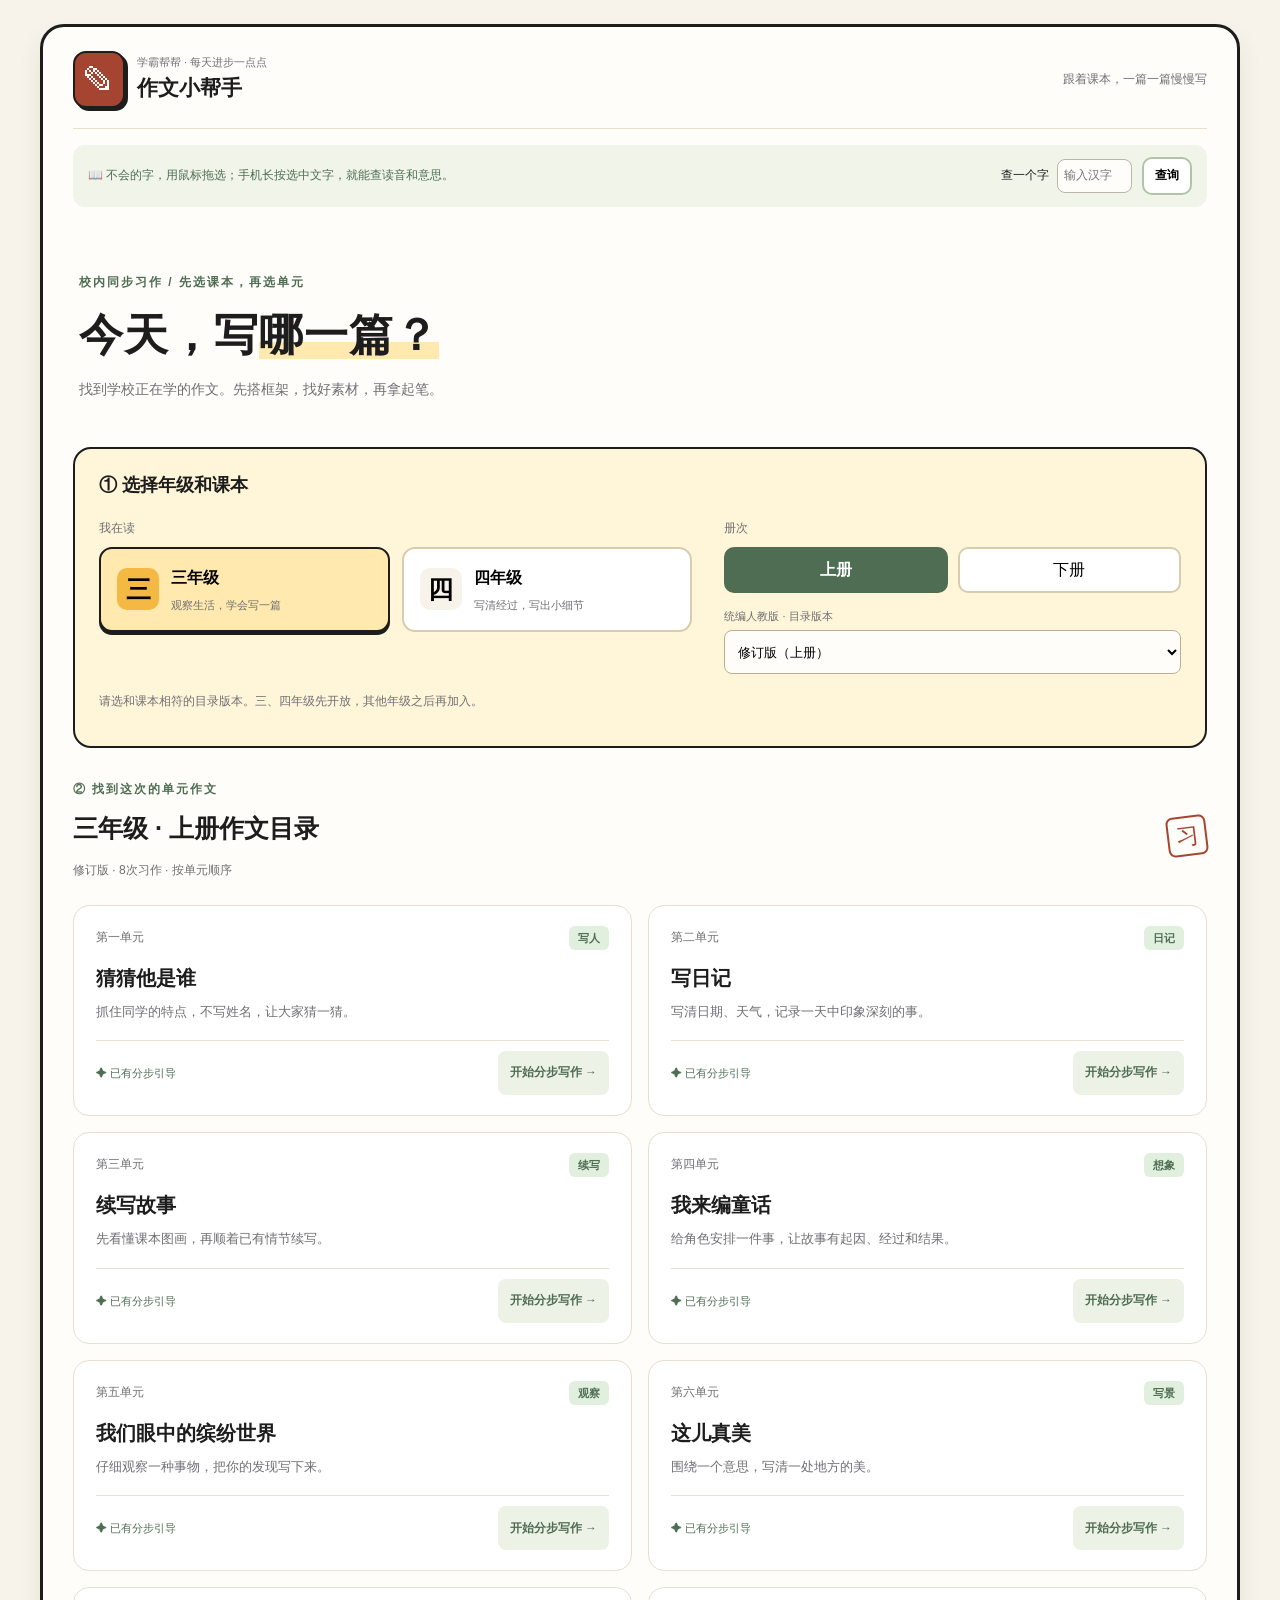
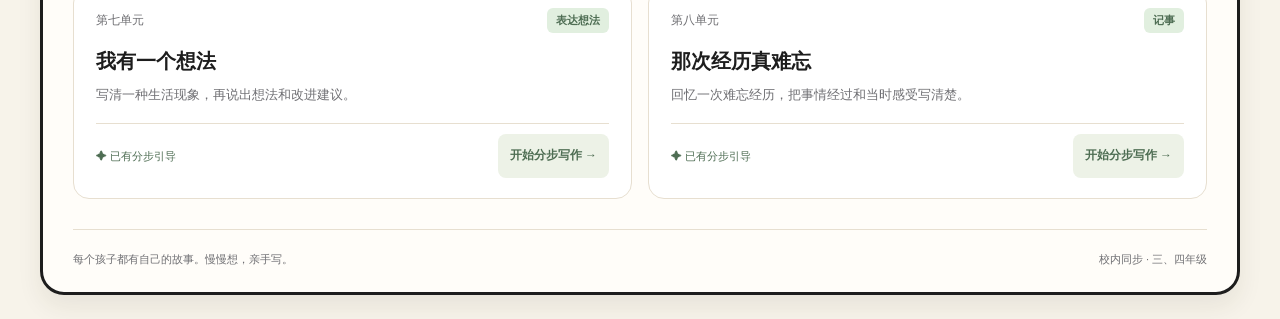
<file: index.html>
<!doctype html>
<html lang="zh-CN"><head><meta charset="utf-8"><meta name="viewport" content="width=device-width,initial-scale=1"><meta name="theme-color" content="#f7f3ea"><meta name="description" content="作文小帮手：选择年级、册次和单元，跟着作文树准备校内同步习作。"><title>作文小帮手 · 校内同步习作</title><link rel="stylesheet" href="styles.css"><link rel="stylesheet" href="catalog.css"><link rel="stylesheet" href="dictionary.css"></head>
<body><main class="app-shell catalog-shell"><header class="topbar"><a class="brand" href="index.html"><span class="brand-mark">✎</span><span><small>学霸帮帮 · 每天进步一点点</small><strong>作文小帮手</strong></span></a><span class="header-note">跟着课本，一篇一篇慢慢写</span></header>
<section class="catalog-hero"><div><p class="eyebrow">校内同步习作 / 先选课本，再选单元</p><h1>今天，写<span>哪一篇？</span></h1><p>找到学校正在学的作文。先搭框架，找好素材，再拿起笔。</p></div></section>
<section class="book-picker" aria-labelledby="picker-title"><h2 id="picker-title">① 选择年级和课本</h2><div class="picker-grid"><div><span class="picker-label">我在读</span><div class="grade-options" role="group" aria-label="选择年级"><button data-grade="3"><span class="grade-number">三</span><span><strong>三年级</strong><small>观察生活，学会写一篇</small></span></button><button data-grade="4"><span class="grade-number">四</span><span><strong>四年级</strong><small>写清经过，写出小细节</small></span></button></div></div><div><span class="picker-label">册次</span><div class="semester-options" role="group" aria-label="选择册次"><button data-semester="upper">上册</button><button data-semester="lower">下册</button></div><label class="edition-label" for="edition">统编人教版 · 目录版本</label><select id="edition"><option value="revised">修订版（上册）</option><option value="original">原版（上下册）</option></select></div></div><p class="muted">请选和课本相符的目录版本。三、四年级先开放，其他年级之后再加入。</p></section>
<section class="catalog-section" aria-labelledby="book-heading"><div class="section-heading"><div><p class="eyebrow">② 找到这次的单元作文</p><h2 id="book-heading"></h2><p class="muted" id="book-note" role="status"></p></div><span class="catalog-seal" aria-hidden="true">习</span></div><div class="catalog-grid" id="catalog-list"></div></section>
<section id="lesson-detail" class="topic-detail" aria-labelledby="detail-title" hidden></section>

<footer>每个孩子都有自己的故事。慢慢想，亲手写。<span>校内同步 · 三、四年级</span></footer></main><script src="catalog.js"></script><script src="catalog-app.js"></script><script src="vendor/pinyin-pro-3.29.4.js"></script><script src="dictionary-data.js"></script><script src="dictionary-support.js"></script></body></html>
</file>
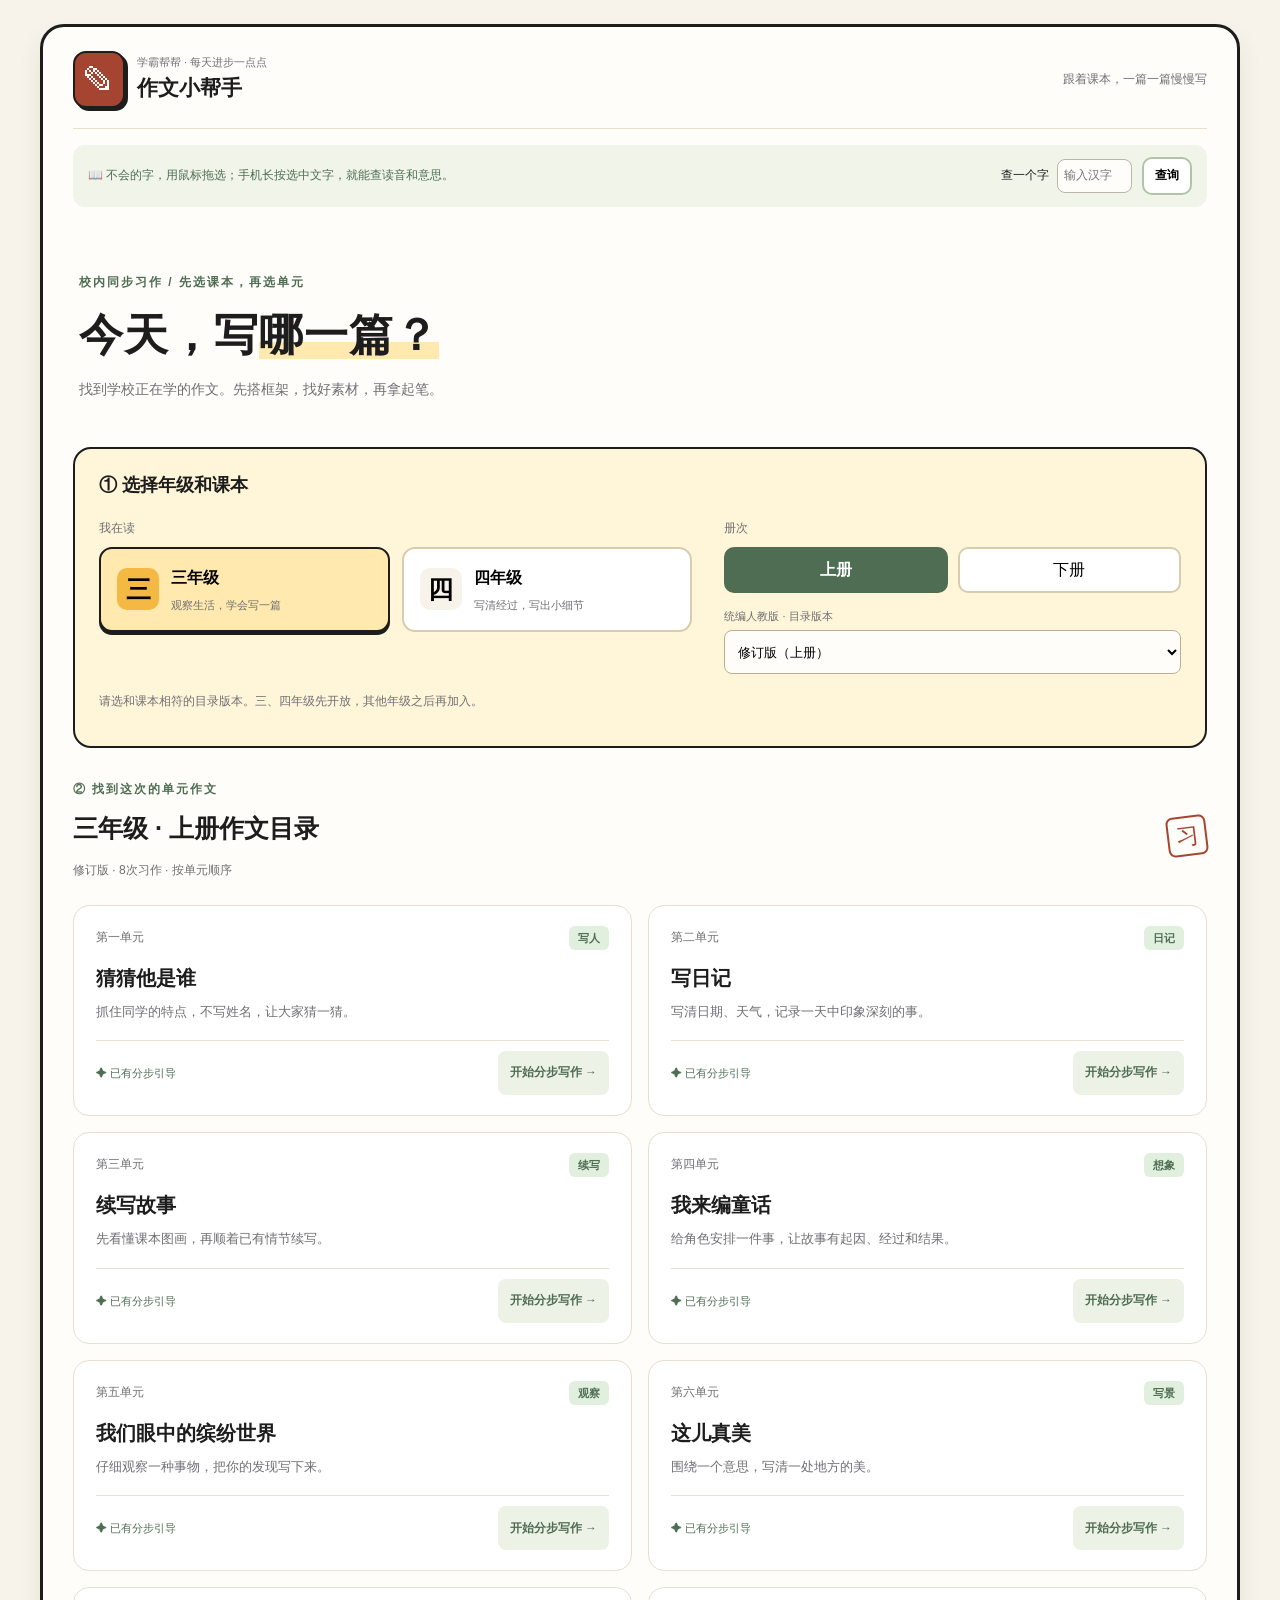
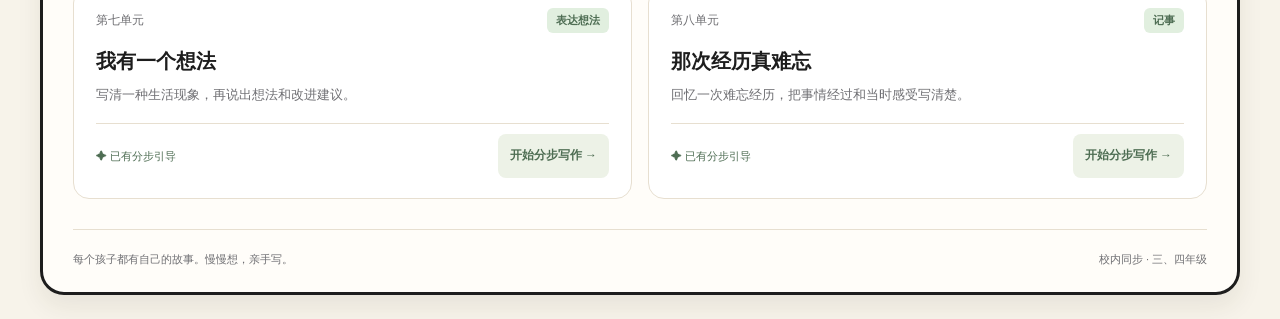
<file: course.html>
<!doctype html>
<html lang="zh-CN"><head><meta charset="utf-8"><meta name="viewport" content="width=device-width,initial-scale=1"><meta name="theme-color" content="#f7f3ea"><title>作文小帮手 · 学霸帮帮</title><link rel="stylesheet" href="styles.css"><link rel="stylesheet" href="catalog.css"><link rel="stylesheet" href="course.css"><link rel="stylesheet" href="dictionary.css"><link rel="stylesheet" href="mindmap.css"><link rel="stylesheet" href="writing-guide.css"></head><body><main class="app-shell">
<header class="topbar"><a class="brand" href="index.html"><span class="brand-mark">✎</span><span><small>学霸帮帮 · 每天进步一点点</small><strong>作文小帮手</strong></span></a><span id="save-status" role="status">素材保存在这台设备</span></header>
<div class="topic-heading"><a class="secondary" id="back-catalog" href="index.html">← 返回作文目录</a><div><p class="eyebrow" id="topic-context"></p><h1 id="topic-title"></h1><p class="intro" id="topic-goal"></p></div></div>
<nav class="modes" aria-label="写作阶段"><button data-mode="outline">① 看全篇框架</button><button data-mode="prepare">② 一起找素材</button><button data-mode="write">③ 拿起笔来写</button></nav>
<div class="workspace"><aside class="map-panel"><div class="section-heading"><h2>我的作文树</h2><span id="progress"></span></div><p class="muted">点任一枝条，都能找到小提示</p><div class="tree-root" id="tree-title"></div><nav id="mindmap" class="tree" aria-label="作文思维导图"></nav><div class="paper-note">✎ 准备一张草稿纸<br>画符号，记关键词。<br>用自己的经历亲手写。</div><button class="text-button" id="restart">重新准备这一课</button></aside><section class="editor" id="editor" aria-labelledby="panel-title"></section></div>
<footer>每个孩子都有自己的故事。慢慢想，亲手写。<span>离线使用 · 无 AI · 进度仅存本机</span></footer></main><script src="catalog.js"></script><script src="courses.js"></script><script src="mindmap.js"></script><script src="writing-guide.js"></script><script src="course-app.js"></script><script src="vendor/pinyin-pro-3.29.4.js"></script><script src="dictionary-data.js"></script><script src="dictionary-support.js"></script></body></html>
</file>
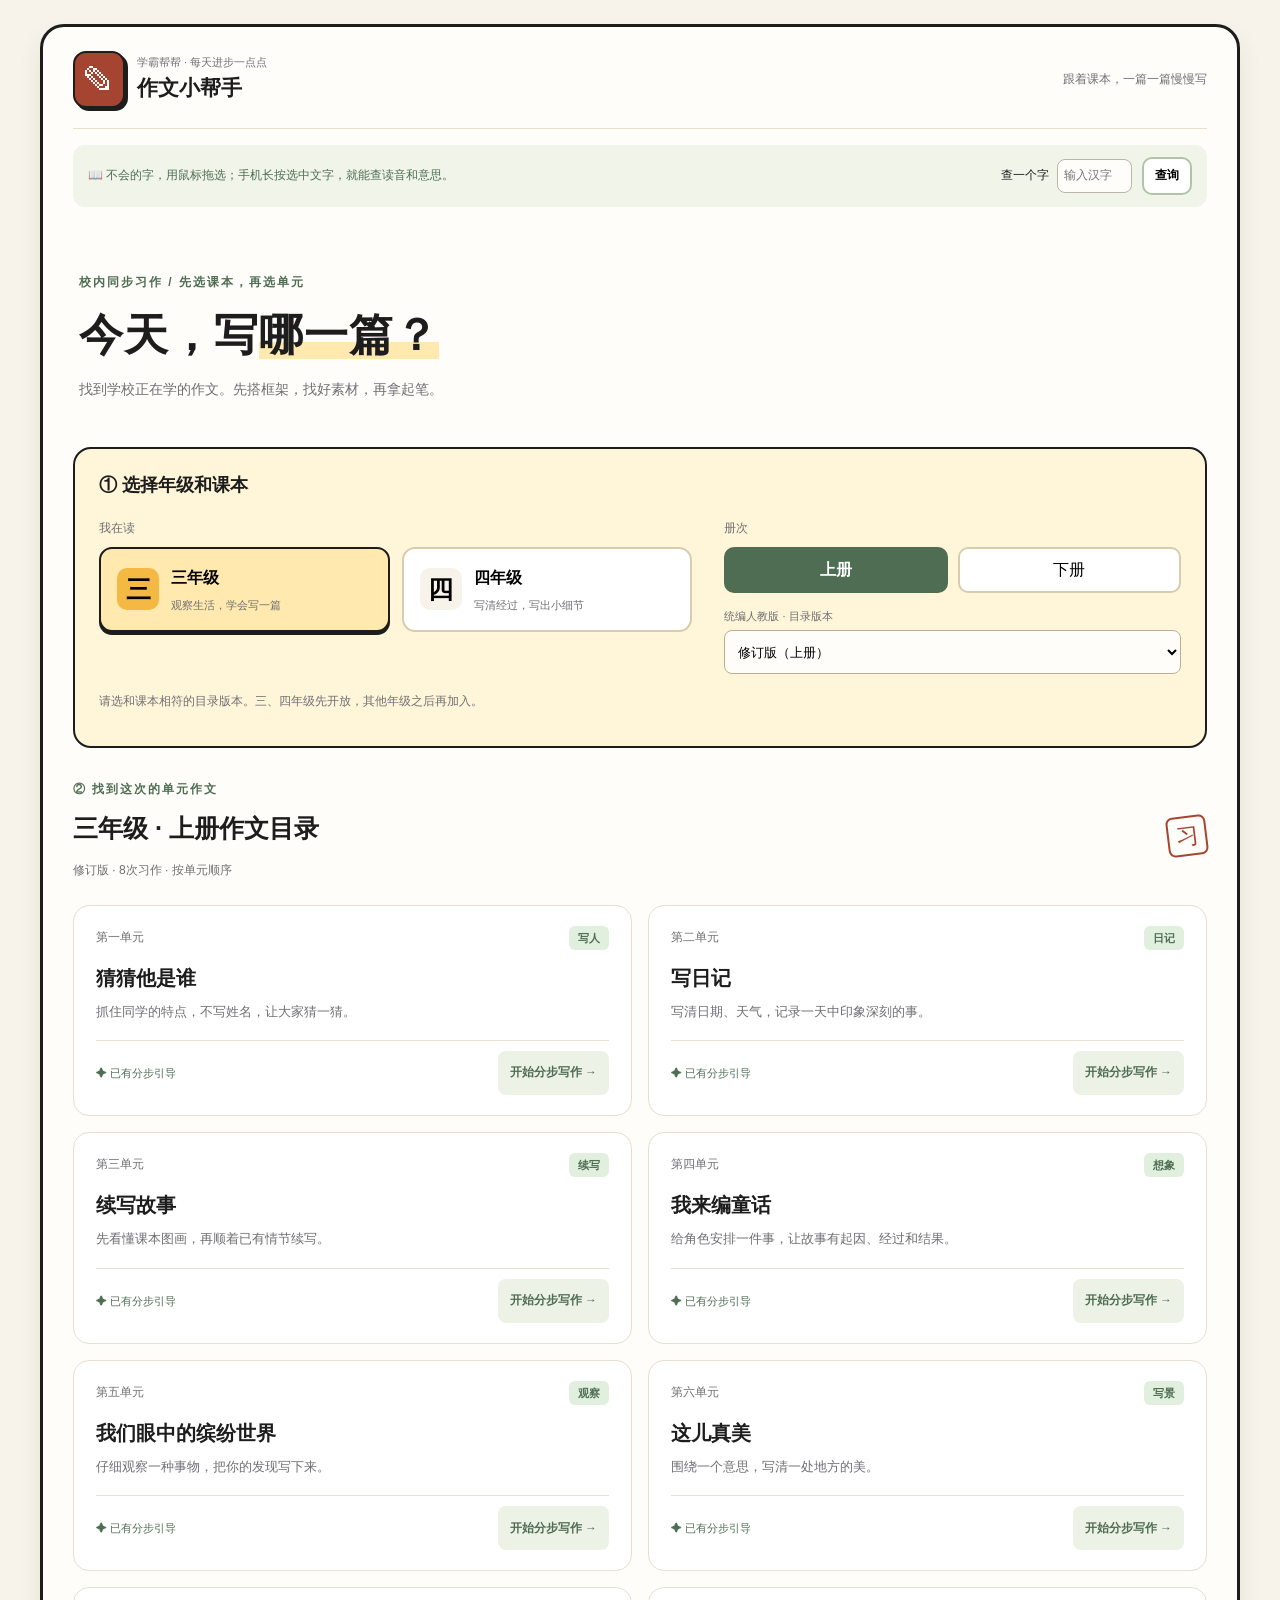
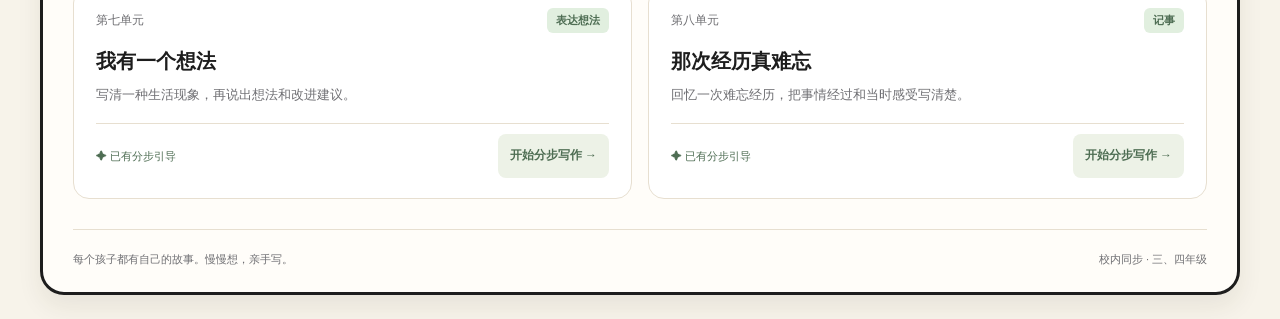
<file: trainer.html>
<!doctype html>
<html lang="zh-CN"><head><meta charset="utf-8"><meta name="viewport" content="width=device-width,initial-scale=1"><meta name="theme-color" content="#f7f3ea"><title>作文小帮手 · 学霸帮帮</title><link rel="stylesheet" href="styles.css"><link rel="stylesheet" href="catalog.css"><link rel="stylesheet" href="dictionary.css"><link rel="stylesheet" href="mindmap.css"><link rel="stylesheet" href="writing-guide.css"></head>
<body><main class="app-shell"><header class="topbar"><a class="brand" href="./index.html"><span class="brand-mark">✎</span><span><small>学霸帮帮 · 每天进步一点点</small><strong>作文小帮手</strong></span></a><span id="save-status" role="status">准备好纸和笔，我们出发吧</span></header>
<div class="topic-heading"><a class="secondary" id="back-catalog" href="index.html">← 返回作文目录</a><div><p class="eyebrow" id="topic-context"></p><h2 id="topic-title"></h2><p class="intro" id="topic-goal"></p></div></div><section class="hero"><div><p class="eyebrow">小小作家训练营 / 人物篇</p><h1>把熟悉的人，<br>写成纸上的<span>主角。</span></h1><p>先搭好一棵作文树，再一小步一小步填满它。<br>你的观察和故事，才是最好的素材。</p></div><div class="paper-art" aria-hidden="true"><span class="art-label">我的作文树</span><div>一个熟悉的人</div><p>↙　　↓　　↘</p><span>长什么样</span> <span>有什么特点</span><p>🌱 一件小事，让人物活起来</p></div></section>
<nav class="modes" aria-label="写作阶段"><button data-mode="outline">① 看全篇框架</button><button data-mode="prepare">② 一起找素材</button><button data-mode="write">③ 拿起笔来写</button></nav>
<div class="workspace"><aside class="map-panel"><div class="section-heading"><h2>我的作文树</h2><span id="progress"></span></div><p class="muted">点任一枝条，都能找到小提示</p><div class="tree-root" id="tree-title">一个熟悉的人 · 约300字</div><nav id="mindmap" class="tree" aria-label="作文思维导图"></nav><div class="paper-note">✎ 旁边放一张草稿纸<br>画个符号、写几个词，<br>把真实的回忆留下来。</div><button class="text-button" id="restart">重新准备一篇</button></aside><section class="editor" id="editor" aria-labelledby="panel-title"></section></div><footer>每个孩子都有自己的故事。慢慢想，亲手写。<span>人物作文 · 建议三、四年级</span></footer></main><script src="catalog.js"></script><script src="content.js"></script><script src="topic-setup.js"></script><script src="mindmap.js"></script><script src="writing-guide.js"></script><script src="app.js"></script><script src="vendor/pinyin-pro-3.29.4.js"></script><script src="dictionary-data.js"></script><script src="dictionary-support.js"></script></body></html>
</file>
<file: styles.css>
:root{--bg:#f7f3ea;--panel:#fffdf9;--ink:#1d1d1d;--muted:#6f6f73;--accent:#f4b942;--accent-soft:#ffe9ae;--line:#e7dfd0;--green:#4ea66a;--moss:#4e6d53;--shadow:0 12px 25px rgba(54,46,22,.08)}
*{box-sizing:border-box}body{margin:0;background:var(--bg);color:var(--ink);font-family:"Microsoft YaHei","PingFang SC","Segoe UI",sans-serif;padding:24px;line-height:1.65}button,input{font:inherit}button{cursor:pointer;min-height:44px}button:disabled{cursor:default;opacity:.45}button:focus-visible,a:focus-visible,input:focus-visible,summary:focus-visible{outline:3px solid var(--moss);outline-offset:4px}a{color:inherit;text-decoration:none}.app-shell{max-width:1200px;margin:auto;background:var(--panel);border:3px solid var(--ink);border-radius:24px;box-shadow:var(--shadow);padding:24px 30px}.topbar,.section-heading{display:flex;align-items:center;justify-content:space-between;gap:15px}.topbar{border-bottom:1px solid var(--line);padding-bottom:20px}.brand{display:flex;gap:12px;align-items:center}.brand-mark{font-size:32px;background:var(--accent);border:2px solid var(--ink);border-radius:13px;width:52px;text-align:center;box-shadow:3px 3px 0 var(--ink)}.brand small,.brand strong{display:block}.brand small{font-size:11px;color:var(--muted)}.brand strong{font-size:21px}#save-status{font-size:12px;color:var(--muted)}.hero{display:grid;grid-template-columns:1.3fr 1fr;align-items:center;gap:30px;padding:32px 12px}.eyebrow{font-size:12px;letter-spacing:2px;color:var(--moss);font-weight:bold}h1{font-size:42px;line-height:1.35;margin:10px 0;letter-spacing:1px}h1 span{background:linear-gradient(transparent 65%,var(--accent-soft) 65%)}.hero p{color:var(--muted);font-size:14px}.paper-art{max-width:360px;justify-self:center;transform:rotate(3deg);padding:22px;background:#fff6da;border:2px solid var(--ink);border-radius:15px;box-shadow:7px 7px 0 #e6dfcc;text-align:center}.paper-art div{border:2px solid var(--ink);border-radius:30px;padding:8px;background:white;margin:15px}.paper-art span:not(.art-label){font-size:12px;background:#e1efdf;border-radius:8px;padding:8px}.art-label{font-weight:bold;font-size:12px}.modes{display:flex;gap:8px;border-bottom:1px solid var(--line);padding-bottom:20px}.modes button{flex:1;border:2px solid var(--line);border-radius:12px;background:white;padding:10px;font-weight:bold}.modes button.active{border-color:var(--ink);background:var(--accent);box-shadow:0 3px 0 var(--ink)}.workspace{display:grid;grid-template-columns:310px minmax(0,1fr);gap:24px;padding-top:26px}.map-panel{padding:18px;background:#f4f5ed;border:1px solid #dce2d6;border-radius:18px;align-self:start;position:sticky;top:16px}h2{font-size:20px;margin:0}#progress{font-size:12px;color:var(--moss)}.muted{font-size:12px;color:var(--muted)}.tree-root{background:var(--moss);color:white;text-align:center;padding:13px;border-radius:12px;font-weight:bold;font-size:14px}.tree{margin:14px 0 14px 10px;border-left:2px solid #bbcdb7;padding-left:20px;display:grid;gap:9px}.node{position:relative;text-align:left;border:1px solid #cbd6c4;background:white;border-radius:10px;padding:10px 12px;font-size:14px}.node:before{content:"";position:absolute;left:-22px;top:50%;width:20px;border-top:2px solid #bbcdb7}.node small{display:block;color:var(--muted);font-size:11px}.node.active{border:2px solid var(--ink);background:var(--accent-soft)}.node.done .node-label:after{content:" ✓";color:var(--moss)}.paper-note{font-size:13px;color:#705b33;background:#fff1d3;border-radius:10px;padding:14px}.text-button{border:0;background:transparent;color:var(--muted);font-size:12px;margin-top:10px;text-decoration:underline}.editor{border:2px solid var(--ink);border-radius:18px;background:white;padding:26px;min-width:0}.tag{display:inline-block;background:#e1efdf;color:var(--moss);border-radius:6px;padding:3px 9px;font-size:11px;font-weight:bold}.editor h2{font-size:25px;margin:12px 0}.intro{color:var(--muted);font-size:14px}.budget{display:grid;gap:8px;margin:20px 0}.budget button{display:flex;justify-content:space-between;align-items:center;text-align:left;background:var(--panel);border:1px solid var(--line);border-radius:10px;padding:10px 14px}.budget small{color:var(--muted)}.primary,.secondary{padding:11px 18px;border:2px solid var(--ink);border-radius:10px;font-weight:bold}.primary{background:var(--accent);box-shadow:0 3px 0 var(--ink)}.secondary{background:white}.actions{display:flex;gap:10px;justify-content:space-between;margin-top:24px}.question{border:0;padding:0;margin:18px 0}.question legend{font-size:15px;font-weight:bold;margin-bottom:10px}.choices{display:flex;flex-wrap:wrap;gap:9px}.choice{border:1px solid var(--line);border-radius:10px;background:var(--panel);padding:9px 13px}.choice[aria-pressed=true]{background:var(--accent-soft);border:2px solid var(--ink)}.input-label{display:block;margin:14px 0;font-size:14px}input{border:1px solid #bcb6a8;border-radius:8px;padding:9px;width:100%;margin-top:6px;background:var(--panel)}.hint,.example,.saved-material{padding:15px 18px;border-radius:12px;margin:18px 0;font-size:14px}.hint{background:#fff4d9;border:1px dashed #d8b45e}.example{background:#eef4ec;border:1px solid #d6e3d0}.example p{margin:8px 0}.example small{color:var(--moss)}.saved-material{background:var(--panel);border:1px solid var(--line)}.words{display:flex;gap:8px;flex-wrap:wrap;margin:10px 0}.words span{background:white;border:1px solid #d6e3d0;border-radius:6px;padding:3px 9px;font-size:12px}.check{display:flex;gap:9px;align-items:flex-start;margin:15px 0;font-size:14px}.check input{width:18px;height:18px;margin:4px 0;flex:none}details{margin:18px 0;border:1px solid var(--line);border-radius:12px;padding:14px}summary{cursor:pointer;font-size:14px;font-weight:bold}.sample-body{white-space:pre-line;font-size:15px;line-height:2;text-indent:2em}.feedback{color:var(--moss);font-size:13px}.feedback.wrong{color:#a23f30}.writing-checks{background:#eef4ec;padding:16px;border-radius:12px}footer{display:flex;justify-content:space-between;color:var(--muted);font-size:11px;margin-top:30px;padding-top:20px;border-top:1px solid var(--line)}@media(max-width:850px){body{padding:12px}.app-shell{padding:18px}.hero{grid-template-columns:1fr;padding:22px 0}.paper-art{display:none}h1{font-size:34px}.workspace{grid-template-columns:1fr}.map-panel{position:static}.tree{grid-template-columns:repeat(2,minmax(0,1fr))}.editor{padding:18px}#save-status{max-width:125px}.modes button{font-size:12px;padding:8px}footer{display:block}}@media print{body{padding:0;background:white}.app-shell{border:0;box-shadow:none}.hero,.modes,.actions,.text-button,.topbar,#save-status,footer{display:none}.workspace{display:block}.map-panel{position:static;break-inside:avoid}.editor{margin-top:20px;border:1px solid #ddd}.tree{grid-template-columns:repeat(2,1fr)}details>*{display:block!important}.check input{appearance:auto}}

.brand-mark{background:#a64432;color:#fffdf9}.editor{scroll-margin-top:20px}.node{overflow-wrap:anywhere}
</file>
<file: catalog.css>
.catalog-hero{display:flex;align-items:center;justify-content:space-between;gap:30px;padding:38px 6px 32px}.catalog-hero h1{font-size:44px}.catalog-hero h1 span{background:linear-gradient(transparent 65%,var(--accent-soft) 65%)}.catalog-hero p:not(.eyebrow){color:var(--muted);font-size:14px}.header-note{font-size:12px;color:var(--muted)}.book-picker{background:#fff5d9;border:2px solid var(--ink);border-radius:18px;padding:22px 24px}.book-picker h2{font-size:18px}.picker-grid{display:grid;grid-template-columns:1.3fr 1fr;gap:32px;margin:18px 0}.picker-label,.edition-label{display:block;font-size:12px;color:var(--muted);margin-bottom:8px}.grade-options{display:flex;gap:12px}.grade-options button{display:flex;align-items:center;gap:12px;flex:1;border:2px solid #d8ccae;background:white;border-radius:13px;padding:16px;text-align:left}.grade-number{display:grid;place-items:center;border-radius:10px;background:#f7f3ea;width:42px;height:42px;font-size:25px;font-weight:bold;flex:none}.grade-options small{display:block;color:var(--muted);font-size:11px;margin-top:5px}.grade-options button.active{border-color:var(--ink);background:var(--accent-soft);box-shadow:0 3px 0 var(--ink)}.grade-options button.active .grade-number{background:var(--accent)}.semester-options{display:flex;gap:10px;margin-bottom:14px}.semester-options button{border:2px solid #d8ccae;border-radius:10px;padding:8px 24px;background:white;flex:1}.semester-options button.active{background:var(--moss);border-color:var(--moss);color:white;font-weight:bold}.edition-label{font-size:11px;margin:10px 0 5px}select{font:inherit;width:100%;padding:9px;border:1px solid #bcaf8f;border-radius:8px;background:var(--panel);min-height:44px;font-size:13px}select:focus-visible{outline:3px solid var(--moss);outline-offset:3px}.catalog-section{padding-top:32px}.catalog-section h2{font-size:25px}.catalog-section .eyebrow{margin:0 0 8px}.catalog-seal{width:40px;height:40px;border:2px solid #a64432;color:#a64432;border-radius:7px;display:grid;place-items:center;font-size:23px;transform:rotate(-7deg)}.catalog-grid{display:grid;grid-template-columns:repeat(2,minmax(0,1fr));gap:16px;margin-top:12px}.lesson-card{border:1px solid var(--line);border-radius:16px;padding:20px 22px;background:white;display:flex;flex-direction:column;transition:border-color .15s}.lesson-card:hover{border-color:#9cae92}.lesson-meta{display:flex;align-items:center;justify-content:space-between;gap:12px;font-size:12px;color:var(--muted)}.lesson-card h3{font-size:20px;margin:12px 0 6px}.lesson-card p{color:var(--muted);font-size:13px;margin:0 0 18px;flex:1}.lesson-bottom{display:flex;align-items:center;justify-content:space-between;gap:10px;border-top:1px solid var(--line);padding-top:10px}.lesson-bottom small{font-size:11px;color:var(--moss)}.lesson-link{border:0;border-radius:8px;background:#edf2e7;color:var(--moss);font-weight:bold;padding:7px 12px;font-size:12px}.lesson-link:hover{background:var(--accent-soft)}.topic-detail{margin-top:26px;padding:24px;border:2px solid var(--ink);border-radius:18px;background:white;scroll-margin-top:20px}.topic-detail h2{font-size:26px}.lesson-route{margin:20px 0;border-left:2px solid #c6d4bd;padding-left:18px}.lesson-route h3{font-size:16px}.lesson-route>div{display:flex;align-items:center;gap:12px;margin:8px 0;background:#f4f6ee;border-radius:10px;padding:10px;font-size:14px}.lesson-route>div span{border-radius:50%;background:#dfe9d4;width:27px;text-align:center;font-size:12px}.start-topic{display:inline-block;margin-top:20px}.availability-note{font-size:13px;color:var(--muted);margin-top:20px}.empty-catalog{grid-column:1/-1;padding:25px;border:1px dashed #c6bda9;border-radius:12px;background:#fffaf0}.empty-catalog p{color:var(--muted);font-size:14px}.topic-heading{display:flex;align-items:center;gap:20px;margin-top:20px}.topic-heading h2{font-size:25px}.topic-heading p{margin:5px 0}.topic-heading a{flex:none;font-size:12px}.topic-heading+.hero{padding-top:16px}.topic-heading+.hero h1{font-size:30px}.topic-heading+.hero .paper-art{transform:rotate(2deg);font-size:12px;padding:12px}.topic-heading+.hero .paper-art p{margin:7px}.topic-heading+.hero .paper-art div{margin:8px}.topic-heading+.hero .eyebrow{display:none}[hidden]{display:none!important}@media(max-width:850px){.catalog-hero{padding:25px 0;display:block}.catalog-hero h1{font-size:34px}.picker-grid{grid-template-columns:1fr;gap:20px}.book-picker{padding:18px}.grade-options button{padding:12px;gap:8px}.catalog-grid{grid-template-columns:1fr}.header-note{max-width:95px;text-align:right;font-size:11px}.topic-heading{display:block}.topic-heading a{display:inline-block;margin-bottom:14px}.lesson-bottom{flex-wrap:wrap}.catalog-section h2{font-size:22px}}@media(max-width:380px){.grade-options{flex-direction:column}.grade-options button{flex:none}.lesson-card{padding:16px}.catalog-hero h1{font-size:30px}}@media print{.topic-heading a{display:none}.catalog-shell .book-picker{display:none}.lesson-card{break-inside:avoid}}
.catalog-shell .grade-options strong{white-space:nowrap}
@media(max-width:600px){.grade-options button{flex-direction:column;align-items:flex-start}.grade-options small{line-height:1.7}.header-note{max-width:85px}}
</file>
<file: dictionary.css>
.dictionary-toolbar{display:flex;gap:10px;align-items:center;flex-wrap:wrap;margin:16px 0;padding:12px 15px;background:#f0f4e9;border-radius:12px}.dictionary-toolbar p{margin:0;flex:1;font-size:12px;color:var(--moss)}.dictionary-toolbar button{font-size:12px;min-height:38px;padding:6px 11px;border-color:#b2c4a8;box-shadow:none}.dictionary-toolbar label{font-size:12px;display:flex;align-items:center;gap:8px}.dictionary-toolbar input{width:75px;margin:0;padding:6px}.lookup-text{background:transparent!important;border:0!important;border-radius:0!important;padding:0!important;margin:0!important;font:inherit!important;letter-spacing:inherit!important;color:inherit!important;width:auto!important;min-width:0}.lookup-char{font:inherit;color:inherit;background:transparent!important;border:0!important;border-radius:0!important;padding:0!important;margin:0!important;cursor:inherit}.lookup-mode .lookup-char{cursor:help}.dictionary-bubble{position:fixed;z-index:1000;max-height:calc(100dvh - 24px);overflow:auto;background:#fffdf9;border:2px solid #314e37;border-radius:16px;padding:18px;box-shadow:0 10px 36px #25312130;line-height:1.65}.dictionary-head{display:flex;align-items:center;gap:16px}.dictionary-head strong{font-size:38px;line-height:1.3}.dictionary-head>span{font-size:21px;color:var(--moss)}.dictionary-head button{margin-left:auto;border:0;background:#edf2e7;border-radius:50%;font-size:25px;width:38px;min-height:38px}.dictionary-bubble small{font-size:11px;color:var(--muted)}.dictionary-bubble h4{margin:12px 0 4px;font-size:14px;color:var(--moss)}.dictionary-bubble p{font-size:14px;margin:0;white-space:pre-line}.dictionary-bubble details{margin:12px 0 0;padding:10px}.dictionary-bubble[hidden]{display:none}@media(max-width:600px){.dictionary-toolbar p{flex-basis:100%}.dictionary-toolbar{gap:8px}.dictionary-toolbar input{width:70px}.dictionary-bubble{max-height:55dvh;font-size:14px}}@media print{.dictionary-toolbar,.dictionary-bubble{display:none}.lookup-char{text-decoration:none!important;color:inherit!important}}


.lookup-text,.lookup-char{user-select:text;-webkit-user-select:text} .lookup-char::selection{background:#dbeac7;color:#253b29}
</file>
<file: course.css>
.topic-heading h1{font-size:32px;margin:8px 0}.course-sample{white-space:pre-wrap;line-height:2;font-size:15px}.course-sample p{margin:12px 0;text-indent:2em}.course-sample.letter p,.course-sample.poem p{text-indent:0}.budget button span{max-width:75%}.paper-task{background:#fff4d9;border-left:4px solid var(--accent);padding:14px;margin:18px 0}.node small{line-height:1.5}.course-note{font-size:13px;color:var(--moss)}.format-card{white-space:pre-line;background:#f4f5ed;padding:16px;border-radius:12px}.check-list{display:grid;gap:6px}.course-summary{padding-left:20px}.course-summary li{margin:10px 0}.choice{text-align:left}.course-sample{overflow-wrap:anywhere}@media(max-width:500px){.topic-heading h1{font-size:26px}.actions{flex-wrap:wrap}.budget button{gap:10px}.topic-heading{gap:16px}}@media print{.topic-heading .secondary,.question,.course-next,.writing-checks{display:none}.course-sample{font-size:12pt}.editor details{break-inside:avoid}}
</file>
<file: mindmap.css>
.writing-workspace{grid-template-columns:1fr}.visual-map-panel{position:static;padding:24px;background:#f8faf4}.visual-map-panel>#tree-title,.visual-map-panel>.muted,.visual-map-panel>.paper-note{display:none}.visual-map-panel .section-heading{margin-bottom:20px}.visual-map-panel #mindmap{margin:0;border:0;padding:0}.visual-map{--branch:#87aa82}.map-center{position:relative;display:flex;flex-direction:column;align-items:center;gap:2px;max-width:370px;margin:auto;background:var(--moss);color:white;border:2px solid #314e37;border-radius:24px;padding:15px 24px;box-shadow:0 5px 0 #dbe6d5}.map-center>span{font-size:24px;line-height:1}.map-center strong{font-size:22px}.map-center small{color:#e2eadc;font-size:12px}.map-center:after{content:"";position:absolute;top:100%;left:50%;height:62px;border-left:3px solid var(--branch)}.map-caption{position:relative;text-align:center;font-size:12px;color:var(--muted);margin:12px 0 30px;background:#f8faf4;z-index:1}.map-groups{display:grid;grid-template-columns:1fr 2fr 1fr;gap:24px;position:relative;padding-top:25px}.map-groups:before{content:"";position:absolute;top:0;left:12%;right:12%;border-top:3px solid var(--branch)}.map-branch{position:relative;min-width:0;border:1px solid #e1ddcb;border-radius:16px;padding:14px;background:#fffaf0}.map-branch:before{content:"";position:absolute;bottom:100%;height:25px;left:50%;border-left:3px solid var(--branch)}.map-branch h3{font-size:15px;line-height:1.5;margin:0 0 12px;display:flex;align-items:center;gap:5px}.branch-1{background:#eef5e9;border-color:#d1dfc6}.branch-2{background:#f8eef0;border-color:#e5d6da}.branch-leaves{display:grid;gap:12px}.branch-1 .branch-leaves{grid-template-columns:repeat(2,minmax(0,1fr))}.map-leaf{display:flex;flex-direction:column;gap:7px;min-width:0;max-width:100%;text-align:left;background:white;border:1px solid #d6dccf;border-radius:12px;padding:13px;line-height:1.6;color:var(--ink)}.leaf-heading{display:flex;align-items:flex-start;gap:6px}.leaf-heading strong{min-width:0;overflow-wrap:anywhere;font-size:14px}.leaf-number{background:#edf1e7;border-radius:50%;width:22px;flex:none;text-align:center;font-size:12px}.map-leaf small,.leaf-status{font-size:11px;color:var(--moss)}.leaf-material{font-size:12px;color:#666b5f;overflow-wrap:anywhere}.map-leaf.active{border:2px solid var(--ink);background:#fff4d7;box-shadow:0 3px 0 var(--accent)}.map-leaf.key-leaf{grid-column:1/-1;border:2px solid #73996b}.key-label{font-size:10px;background:#e6efd9;padding:1px 5px;border-radius:5px;white-space:nowrap;margin-left:auto}.leaf-parts{display:flex;flex-wrap:wrap;gap:6px;align-items:center;font-size:12px}.leaf-parts>span{background:#eef4e8;border-radius:6px;padding:4px 8px}.leaf-parts i{color:var(--moss);font-style:normal}.map-adjust{background:transparent;border:0;color:var(--moss);font-size:12px;text-decoration:underline;margin-bottom:10px;min-height:30px}.map-legend{display:flex;justify-content:center;gap:20px;flex-wrap:wrap;margin-top:22px;color:var(--muted);font-size:11px}.writing-workspace .editor{max-width:100%;scroll-margin-top:18px}@media(max-width:850px){.visual-map-panel{padding:16px}.map-groups{grid-template-columns:1fr;padding-top:0;margin-left:10px;padding-left:20px;border-left:3px solid var(--branch);gap:18px}.map-groups:before{display:none}.map-branch:before{height:0;width:20px;bottom:auto;top:30px;left:-22px;border:0;border-top:3px solid var(--branch)}.map-center:after{height:40px;left:12px}.map-caption{text-align:left;margin-bottom:24px}.branch-1 .branch-leaves{grid-template-columns:1fr}.map-center{font-size:18px}.map-center strong{font-size:20px}.map-legend{justify-content:flex-start;gap:8px;flex-direction:column}}@media print{.visual-map-panel{break-inside:auto}.map-adjust{display:none}.map-groups{grid-template-columns:1fr 2fr 1fr;border:0;padding-left:0}.map-groups:before{display:block}.map-branch{break-inside:avoid}.map-branch:before{display:none}.map-leaf{break-inside:avoid}.map-center:after{display:none}.map-caption{margin-bottom:12px}.branch-1 .branch-leaves{grid-template-columns:1fr}.map-legend{font-size:9pt}}
</file>
<file: writing-guide.css>
.learning-method{margin:18px 0;padding:18px;border:1px solid #ccd9c2;border-radius:16px;background:#f2f6ed}.learning-method h3{margin:0;color:var(--moss);font-size:18px}.learning-method p{font-size:13px;line-height:1.8}.method-route{display:flex;gap:8px;position:relative}.method-route button{flex:1;min-width:0;position:relative;background:white;border:1px solid #c8d5bf;border-radius:10px;padding:10px 5px;font-size:12px}.method-route button+button:before{content:'→';position:absolute;left:-10px;top:12px;color:var(--moss)}.method-route small,.mountain-stops small{display:block;color:var(--moss);font-weight:bold}.method-route .active,.mountain-stops .active{background:var(--accent-soft);border-color:var(--ink)}.method-prompt{background:white;border-radius:8px;padding:10px;margin-bottom:0}.story-mountain{position:relative;padding-top:15px}.story-mountain svg{display:block;width:100%;height:auto}.mountain-stops{display:flex;justify-content:space-between;position:absolute;inset:10px 0 0;align-items:flex-end;padding-bottom:0;gap:5px}.mountain-stops button{position:relative;background:white;border:2px solid #bdcfb2;border-radius:12px;padding:7px 4px;font-size:12px;width:19%;box-shadow:0 2px 0 #bdcfb2}.mountain-stops button:nth-child(2),.mountain-stops button:nth-child(4){align-self:center}.mountain-stops button:nth-child(3){align-self:flex-start}.branch-builder{background:#fffaf0;border:1px solid #e5d4ae;border-radius:16px;padding:18px;margin:20px 0}.branch-trunk{display:inline-block;border:2px solid var(--moss);border-radius:30px;background:#edf3e4;padding:8px 20px;font-weight:bold;color:var(--moss)}.branch-path{display:flex;flex-wrap:wrap;align-items:center;gap:8px;margin:0 0 0 20px;padding:16px 0 12px 22px;border-left:3px solid #a8be99}.branch-path span{border:1px solid #cab97e;border-radius:10px;padding:6px 12px;background:var(--accent-soft);font-size:14px}.branch-path i{font-style:normal;color:var(--moss)}.branch-twigs{margin:0 0 0 20px;padding:5px 0 0 22px;border-left:3px solid #a8be99;display:grid;gap:8px}.branch-twigs>span{position:relative;background:white;padding:8px 12px;border-radius:8px;font-size:13px;overflow-wrap:anywhere}.branch-twigs>span:before{content:'';position:absolute;left:-22px;top:50%;width:22px;border-top:2px solid #a8be99}.language-pocket h3{font-size:17px;margin:18px 0 5px}.word-cards,.sentence-cards{display:flex;flex-wrap:wrap;gap:10px;margin:12px 0}.word-card,.sentence-card{border:1px solid #cbdac3;background:#f5f8f1;border-radius:12px;padding:12px;text-align:left;line-height:1.75;white-space:normal}.word-card small,.sentence-card small{display:block;font-size:10px;color:var(--moss);letter-spacing:1px}.word-card{flex:1;min-width:105px}.sentence-card{width:100%;font-size:14px}.word-card[aria-pressed=true],.sentence-card[aria-pressed=true]{border:2px solid var(--moss);background:#e6efd9;box-shadow:0 2px 0 #a6bd93}.paper-plan{border-radius:12px;font-size:14px}.paper-plan small{color:#705b33}.sample-count{display:inline-block;color:var(--moss);font-size:12px;margin:8px 0}.leaf-children{display:grid;border-left:2px solid #adc19e;margin:10px 0 0 12px;padding-left:12px;gap:6px}.leaf-children span{font-size:12px;position:relative;line-height:1.6}.leaf-children span:before{content:'';position:absolute;left:-14px;width:10px;border-top:2px solid #adc19e;top:10px}@media(max-width:600px){.learning-method,.branch-builder{padding:14px}.method-route{flex-direction:column}.method-route button+button:before{content:'↓';left:12px;top:-15px}.method-route button{text-align:left;padding:9px 12px}.method-route small{display:inline;margin-right:10px}.mountain-stops button{font-size:12px;padding:5px 2px}.story-mountain{padding-top:20px}.story-mountain svg{min-height:150px}.word-card{min-width:80px}.branch-path{gap:6px;padding-left:14px}.branch-twigs{padding-left:14px}.branch-twigs>span:before{left:-14px;width:14px}}@media print{.learning-method,.branch-builder{break-inside:avoid}.word-card:not([aria-pressed=true]),.sentence-card:not([aria-pressed=true]){display:none}.paper-plan{break-inside:avoid}}

.language-pocket button:disabled{opacity:1;cursor:text}
</file>
